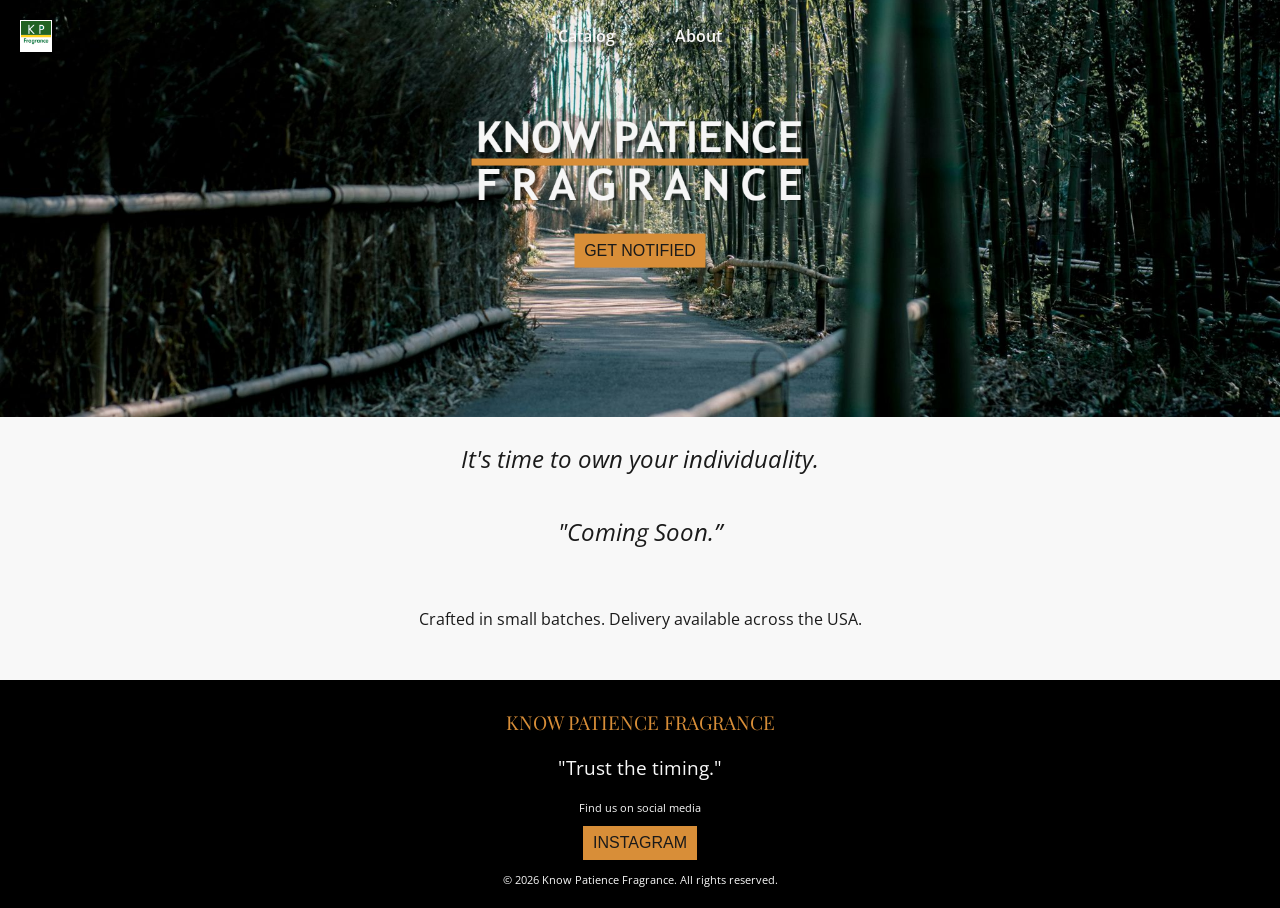
<file: index.html>
<!-- index.txt (renamed index.html) -->
<!DOCTYPE html>
<html lang="en">
<head>
  <meta charset="UTF-8" />
  <meta name="viewport" content="width=device-width, initial-scale=1.0" />
  <meta name="description"
        content="Know Patience Fragrance offers timelessly elegant fine fragrance." />
  <title>Know Patience Fragrance</title>
  <link rel="icon" href="images/Know Patience.png" type="image/png">
  <link href="https://fonts.googleapis.com/css2?family=Playfair+Display:wght@500;700&family=Open+Sans:wght@400;600&display=swap"
        rel="stylesheet" />

  <style>

@import "assets/base.css";

    body {
      margin: 0px;
      font-family: 'Open Sans', sans-serif;
      color: var(--charcoal);
      background-color: var(--cream);
    }
    
    header {
      padding: 20px 20px;
      text-align: center;
    }

    hr.thick {
      height: 8px;
      background-color: var(--accent);
      text-align: center;
      text-shadow: 3px 4px 4px rgba(0,0,0,1);
    }
    
    nav {
      display: flex;
      background: transparent;
      color: white;
      margin-bottom: -104px;
      padding: 10px;
      justify-content: center;
      align-items: center;
      position: sticky;
      top: 0;
      z-index: 1000;
      text-shadow: 3px 4px 4px rgba(0,0,0,1);
    }

    .nav-logo {
      position: absolute;
      left: 20px;
      top: 50%;
      transform: translateY(-50%);
      height: 30px;
      width: auto;
      border: 1px solid white;
    }

    nav.scrolled {
      background-color: var(--primary);      
      color: var(--charcoal);
      margin-bottom: -104px;
      padding: 10px;
      text-align: center;
      position: sticky;
      top: 0;
      z-index: 1000;
      text-shadow: 3px 4px 4px rgba(0,0,0,1);
      box-shadow: 0 3px 0px rgba(0,0,0,0.1);
   }

    .nav-a {
      margin: 0 15px;
      text-decoration: none;
      color: var(--cream);
      padding: 15px;
      font-weight: 600;
      font-size: 1rem;
    }

   .hero-container{
      position: relative;
      margin-top: 0em;
      overflow: hidden;
   
      .hero-image {
        height: 100%;
        width: 100%;
        position: relative;
        background-position: center;
        background-repeat: no-repeat;
        background-size: cover;
     }
     
     h1 {
        position: absolute;
        top: 45%;
        left: 50%;
        transform: translate(-50%, -50%);
        margin-bottom: 40px;
        color: var(--cream);
        text-shadow: 3px 4px 4px rgba(0,0,0,1);
        padding-left: 20px;
        padding-right: 20px;
        z-index: 1;
      }
      
   } 

    /* Styles for large mobile screens */
    @media (max-width: 768px) {
       body{
          display: flex;
          flex-direction: column;
          flex-wrap: wrap;
        }

     .hero-container{
        margin-top: -80px;
        height: 80vh;
        overflow: hidden;
      
        .hero-image {
            height: 100%;
            width: 100%;
            object-position: center;
            background-position: center;
            background-repeat: no-repeat;
            object-fit: cover;
        }
       
        h1 {
           position: absolute;
           top: 50%;
           left: 50%;
           font-size: 1.5rem;
           transform: translate(-50%, 0%);
           margin-bottom: 20px;
           color: var(--cream);
           text-shadow: 3px 4px 4px rgba(0,0,0,1);
           padding-left: 20px;
           padding-right: 20px;
        }
      }
    }
      
    /* Styles for small mobile screens */
    @media (max-width: 480px) {
      body{
         display: flex;
         flex-direction: column;
         flex-wrap: wrap;
       }
 
      .hero-container{
         margin-top: -80px;
         height: 60vh;
         overflow: hidden;       
     
        .hero-image {
          height: 100%;
          width: 100%;
          object-position: center;
          background-position: center;
          background-repeat: no-repeat;
          object-fit: cover;
         }
       
        h1 {
          position: absolute;
          top: 50%;
          left: 50%;
          font-size: 1.3rem;
          transform: translate(-50%, 0%);
          margin-bottom: 20px;
          color: var(--cream);
          text-shadow: 3px 4px 4px rgba(0,0,0,1);
          padding-left: 20px;
          padding-right: 20px;
        }
      }
    }

    h2 {
      font-size: 1.5rem;
      font-style: italic;
      text-align: center;
      font-weight: 400;
      margin-bottom: 40px;

    }

    .content-wrapper {
      flex: 1 0 auto;
      text-align: center;
    }

    .testimonial {
      font-size: 1.5rem;
      font-style: italic;
      margin-bottom: 40px;
      color: var(--charcoal);
      text-align: center;
    }

    .cta-button {
      background-color: var(--accent);
      color: var(--charcoal);
      padding: 8px 10px;
      font-size: 1rem;
      text-transform: uppercase;
      border: none;
      margin-top: 10px;
      margin-bottom: 10px;
      cursor: pointer;
      transition: background-color 0.3s ease;
    }

    .cta-button:hover {
      background-color: var(--highlight);
    }
	
    .socialmedia-button{
      background-color: var(--accent);
      color: var(--charcoal);
      padding: 8px 10px;
      font-size: 1rem;
      text-transform: uppercase;
      text-align: center;
      border: none;
      cursor: pointer;
      transition: background-color 0.3s ease;
    }
	
    .socialmedia-button:hover {
      background-color: var(--highlight);
    }

    .product-carousel {
      display: flex;
      overflow-x: auto;
      gap: 20px;
      padding: 20px;
      justify-content: center;
    }

    .product {
      flex: 0 0 auto;
      width: 200px;
      background-color: #fff;
      border-radius: 8px;
      padding: 20px;
      box-shadow: 0 2px 8px rgba(0,0,0,0.1);
      text-align: center;
      text-decoration: none;
    }

    .product img {
      width: 100%;
      border-radius: 4px;
      margin-bottom: 10px;
    }

    .product h3 {
      font-size: 1rem;
      margin: 0 0 10px;
      font-family: 'Playfair Display', serif;
      color: var(--charcoal);
      text-decoration: none;
    }

    .product p {
      font-size: 0.9rem;
      color: #555;
    }

        /* --- MODAL STYLES --- */
    .modal-overlay {
      position: fixed;
      top: 0;
      left: 0;
      width: 100%;
      height: 100%;
      background-color: rgba(0, 0, 0, 0.8);
      display: flex;
      justify-content: center;
      align-items: center;
      z-index: 9999;
      opacity: 0;
      visibility: hidden;
      transition: opacity 0.3s ease, visibility 0.3s ease;
    }

    .modal-overlay.active {
      opacity: 1;
      visibility: visible;
    }

    .modal-content {
      background-color: var(--cream);
      padding: 30px;
      border-radius: 12px;
      box-shadow: 0 5px 15px rgba(0, 0, 0, 0.3);
      width: 90%;
      max-width: 400px;
      position: relative;
      transform: translateY(-50px);
      transition: transform 0.3s ease;
    }
    .modal-overlay.active .modal-content {
        transform: translateY(0);
    }

    .close-button {
      position: absolute;
      top: 10px;
      right: 10px;
      background: none;
      border: none;
      font-size: 1.5rem;
      cursor: pointer;
      color: #555;
    }

    .form-input {
      width: 100%;
      padding: 12px;
      margin-bottom: 15px;
      border: 1px solid #ccc;
      border-radius: 6px;
      box-sizing: border-box;
      font-size: 1rem;
    }
    
    .form-message {
        min-height: 20px;
        margin-bottom: 15px;
        font-size: 0.9rem;
        color: var(--charcoal);
    }

    .form-submit-button {
        width: 100%;
        padding: 12px;
        font-size: 1.1rem;
        font-weight: 700;
        border: none;
        border-radius: 6px;
        cursor: pointer;
        transition: background-color 0.3s ease;
        background-color: var(--primary);
        color: var(--cream);
    }

    .form-submit-button:hover:not(:disabled) {
        background-color: #174d17;
    }
    .form-submit-button:disabled {
        background-color: #999;
        cursor: not-allowed;
    }

  </style>
</head>

<meta name="viewport"
   content="width=device-width, initial-scale=1.0" />
   
<body>

  <nav id="nav">
   <img src="images/Know Patience.png" alt="KP Fragrance" class="nav-logo"/>
   <a href="#" id="openInfoModal" class="nav-a">Catalog</a>
   <a href="about.html" class="nav-a">About</a>
<!--   <a href="contact.html" class="nav-a">Contact</a> /-->
  </nav>

 <div class="hero-container">
  <img src="images/KP_FRAG_HEAD_v2.jpg"
    alt="Know Patience Fragrance"
    class="hero-image" />

   <h1><img src="images/Text_Logo_v1.png" max width="70%" max height="auto" alt="KNOW PATIENCE FRAGRANCE"/><br>
      <a href="#" id="openInfoModal">
         <button class="cta-button">Get Notified</button>
      </a>
   </h1>
 </div>  
 
  <div class="content-wrapper">
     <h2>It's time to own your individuality.</h2> 
     <p class="testimonial">"Coming Soon.”</p>  
  </div>
<!--
    <a href="catalog.html">
      <button class="cta-button">Explore the Catalog</button>
    </a>
  </header>

  <section id="fragrance" style="padding:40px 20px;>

    <a href="catalog.html">
         <h2 style="color:var(--primary); margin-bottom:16px;text-decoration:none">Fragrance Collection</h2>
    </a>
    <div class="product-carousel">
      <div class="product">
        <h2><img src="LLN.jpg" alt="LLN"/></h2>
        <a href="product_1.html"><h3>La Lavonde Noir</h3></a>
        <p>Alluringly smooth lavender and spices.</p>
      </div>
      <div class="product">
        <img src="images/rose-absolute.jpg" alt="Rose Absolute" />
        <h3>Rose Absolute</h3>
        <p>Bold blooms for nonstop compliments.</p>
      </div>
      <div class="product">
        <img src="images/amber-fig.jpg" alt="Amber Fig" />
        <h3>Amber Fig</h3>
        <p>Warm spice that stays all day.</p>
      </div>
      <div class="product">
        <img src="images/citrus-noir.jpg" alt="Citrus Noir" />
        <h3>Citrus Noir</h3>
        <p>Bright top notes with a dark twist.</p>
      </div>
      <div class="product">
        <img src="images/santal-bloom.jpg" alt="Santal Bloom" />
        <h3>Santal Bloom</h3>
        <p>Creamy sandalwood meets green florals.</p>
      </div>
      <div class="product">
        <img src="images/discovery-set.jpg" alt="Discovery Set" />
        <h3>Discovery Set</h3>
        <p>Select the perfect trio or quintet of 2 ml samples.</p>
      </div>
    </div>
-->
  </section>

    <p style="margin-bottom:30px; padding: 20px; text-align:center;">Crafted in small batches. Delivery available across the USA.</p>

<!--
  <section id="style" style="padding:40px 20px; text-align:center;">

    <h2 style="color:var(--primary); margin-bottom:16px;">Style, Made Just for You</h2>
    <p>No logos. No compromises. Our bespoke military-inspired office wear is tailored to your form and your vision of elegance.</p>

  </section>
-->
  </div>
  </div>

  <footer>
    <p>KNOW PATIENCE FRAGRANCE</p>
    <p style="color:var(--cream); font-family:'Open Sans', sans-serif; font-size:1.2rem;">"Trust the timing."</p>
    <p>Find us on social media</p>
	<!--
	<a href="https://www.facebook.com/knowpatiencefragrance">
	  <button class="socialmedia-button">Facebook</button>
	</a>
	-->
	  <a href="https://www.instagram.com/knowpatiencefragrance">
        <button class="socialmedia-button">Instagram</button>
    </a>

    <p>&copy; 2026 Know Patience Fragrance. All rights reserved.</p>
  </footer>

</body>

  <!-- REQUEST INFO MODAL DIALOG -->
    <div id="infoModal" class="modal-overlay" role="dialog" aria-modal="true" aria-labelledby="modal-title">
        
        <div class="modal-content">
            
            <!-- Close button -->
            <button id="closeInfoModal" class="close-button" aria-label="Close dialog">
                &times;
            </button>

            <h3 id="modal-title" style="font-family: 'Playfair Display', serif; font-size: 1.8rem; color: var(--primary); margin-bottom: 15px; text-align: center;">Get in the know</h3>
            <p id="form-message" class="form-message" style="text-align: center; color: var(--charcoal);">
                Enter your name and email, we'll contact you when new additions to the catalog are available.
            </p>

            <form id="infoRequestForm">
                
                <div>
                    <label for="name" style="display: none;">First Name</label>
                    <input type="name" id="name" name="name" required placeholder="First name"
                           class="form-input" aria-describedby="form-message">
                    <label for="email" style="display: none;">Email Address</label>
                    <input type="email" id="email" name="email" required placeholder="name@example.com"
                           class="form-input" aria-describedby="form-message">
                </div>
                
                <button type="submit" id="submitButton" class="form-submit-button">
                    Submit
                </button>
            </form>

        </div>
    </div>
    <!-- END MODAL DIALOG -->

    <script>
    
        // Navbar changes
              const nav = document.querySelector("nav");
      const nav_a = document.querySelectorAll(".nav-a");

      // Listen for the scroll event
      window.addEventListener('scroll', function() {

      // Check if the scroll position is greater than a certain threshold (e.g., 50px)
      if (window.scrollY > 20) {
         nav.classList.add("scrolled"); // Add the 'scrolled' class
       } else {
        nav.classList.remove("scrolled"); // Remove the 'scrolled' class
       }
      });

        // Check if the scroll position is greater than a certain threshold (e.g., 50px)
        /*

      nav_a.forEach(link => {
        if (window.scrollY > 20) {
         link.classlist.add("active"); // Add the 'active' class
       } else {
        link.classList.remove("active"); // Remove the 'active' class     
       }
      });
    });

       */
        // --- GOOGLE FORM CONFIGURATION (MUST BE UPDATED BY USER) ---
        /*
        * CRITICAL SETUP NOTE:
        * 1. Create a Google Form with one required 'Email Address' field.
        * 2. GOOGLE_FORM_URL: Get the submission endpoint URL from the form's "Send" -> "Embed HTML" action.
        * 3. EMAIL_FIELD_ID: Get the unique entry ID (e.g., 'entry.123456789') by using the "Get pre-filled link" feature.
        */
        const GOOGLE_FORM_URL = 'https://docs.google.com/forms/d/e/1FAIpQLSe69znRk_ATXTnfDn_IuGZRhLjDVGt9VeOgm_jaS5AGX_RJDQ/formResponse';
        const NAME_FIELD_ID = 'entry.2144683837';
        const EMAIL_FIELD_ID = 'entry.612891297'; // e.g., 'entry.123456789'
        // -----------------------------------------------------------------

        const modal = document.getElementById('infoModal');
        const openButtons = document.querySelectorAll('#openInfoModal, #openInfoModalHero');
        const closeButton = document.getElementById('closeInfoModal');
        const form = document.getElementById('infoRequestForm');
        const formMessage = document.getElementById('form-message');
        const submitButton = document.getElementById('submitButton');
        const initialMessage = 'Enter your name and email, we\'ll contact you when new additions to the catalog are available.';

        /** Toggles the visibility and accessibility of the modal. */
        function toggleModal(show) {
            if (show) {
                modal.classList.add('active');
                // Reset form state on open
                formMessage.textContent = initialMessage;
                formMessage.style.color = 'var(--charcoal)';
                form.reset();
                submitButton.disabled = false;
                submitButton.textContent = 'Submit Request';
                submitButton.style.backgroundColor = 'var(--primary)';
            } else {
                modal.classList.remove('active');
            }
        }

        // --- Event Listeners for UI ---
        openButtons.forEach(button => {
            button.addEventListener('click', () => toggleModal(true));
        });

        closeButton.addEventListener('click', () => toggleModal(false));
        
        // Close modal when clicking the overlay backdrop
        modal.addEventListener('click', (e) => {
            if (e.target.id === 'sampleModal') {
                toggleModal(false);
            }
        });

        // --- Backend Mechanism: Form Submission Handler ---
        form.addEventListener('submit', async (event) => {
            event.preventDefault();

            const nameInput = document.getElementById('name');
            const name = nameInput.value;
            const emailInput = document.getElementById('email');
            const email = emailInput.value;
            
            if (!email || !email.includes('@') || !email.includes('.')) {
                formMessage.style.color = 'red';
                formMessage.textContent = 'Please enter a valid email address.';
                return;
            }

            if (GOOGLE_FORM_URL.includes('YOUR_FORM_ID') || EMAIL_FIELD_ID.includes('YOUR_EMAIL_FIELD_ID')) {
                console.error("Configuration Error: Please update GOOGLE_FORM_URL and EMAIL_FIELD_ID in the script.");
                formMessage.style.color = 'red';
                formMessage.textContent = 'Configuration Error: Please update the Google Form variables in the script.';
                return;
            }


            // Start loading state
            submitButton.disabled = true;
            submitButton.textContent = 'Sending...';
            submitButton.style.backgroundColor = '#4d844d'; /* darker shade for loading */
            formMessage.style.color = 'var(--primary)';
            formMessage.textContent = 'Submitting your request...';

            // Prepare form data for Google Form endpoint
            const formData = new FormData();
            formData.append(NAME_FIELD_ID, name);
            formData.append(EMAIL_FIELD_ID, email);

            try {
                // Post data to Google Form. 'no-cors' mode is required.
                const response = await fetch(GOOGLE_FORM_URL, {
                    method: 'POST',
                    body: formData,
                    mode: 'no-cors', 
                });

                // Assume success if no network error occurred (due to 'no-cors' mode)
                formMessage.style.color = 'var(--primary)';
                formMessage.textContent = 'Thank you! Your request has been recorded.';
                form.reset();

                submitButton.textContent = 'Request Sent!';
                submitButton.style.backgroundColor = 'var(--primary)';
                
                // Keep the button disabled after success
                
                // Close the modal after a short delay
                setTimeout(() => toggleModal(false), 2500);

            } catch (error) {
                console.error('Submission Error:', error);
                formMessage.style.color = 'red';
                formMessage.textContent = 'An error occurred. Please try again.';
                
                submitButton.disabled = false;
                submitButton.textContent = 'Try Again';
                submitButton.style.backgroundColor = 'var(--primary)';
            }
        });
    </script>

</html>
</file>
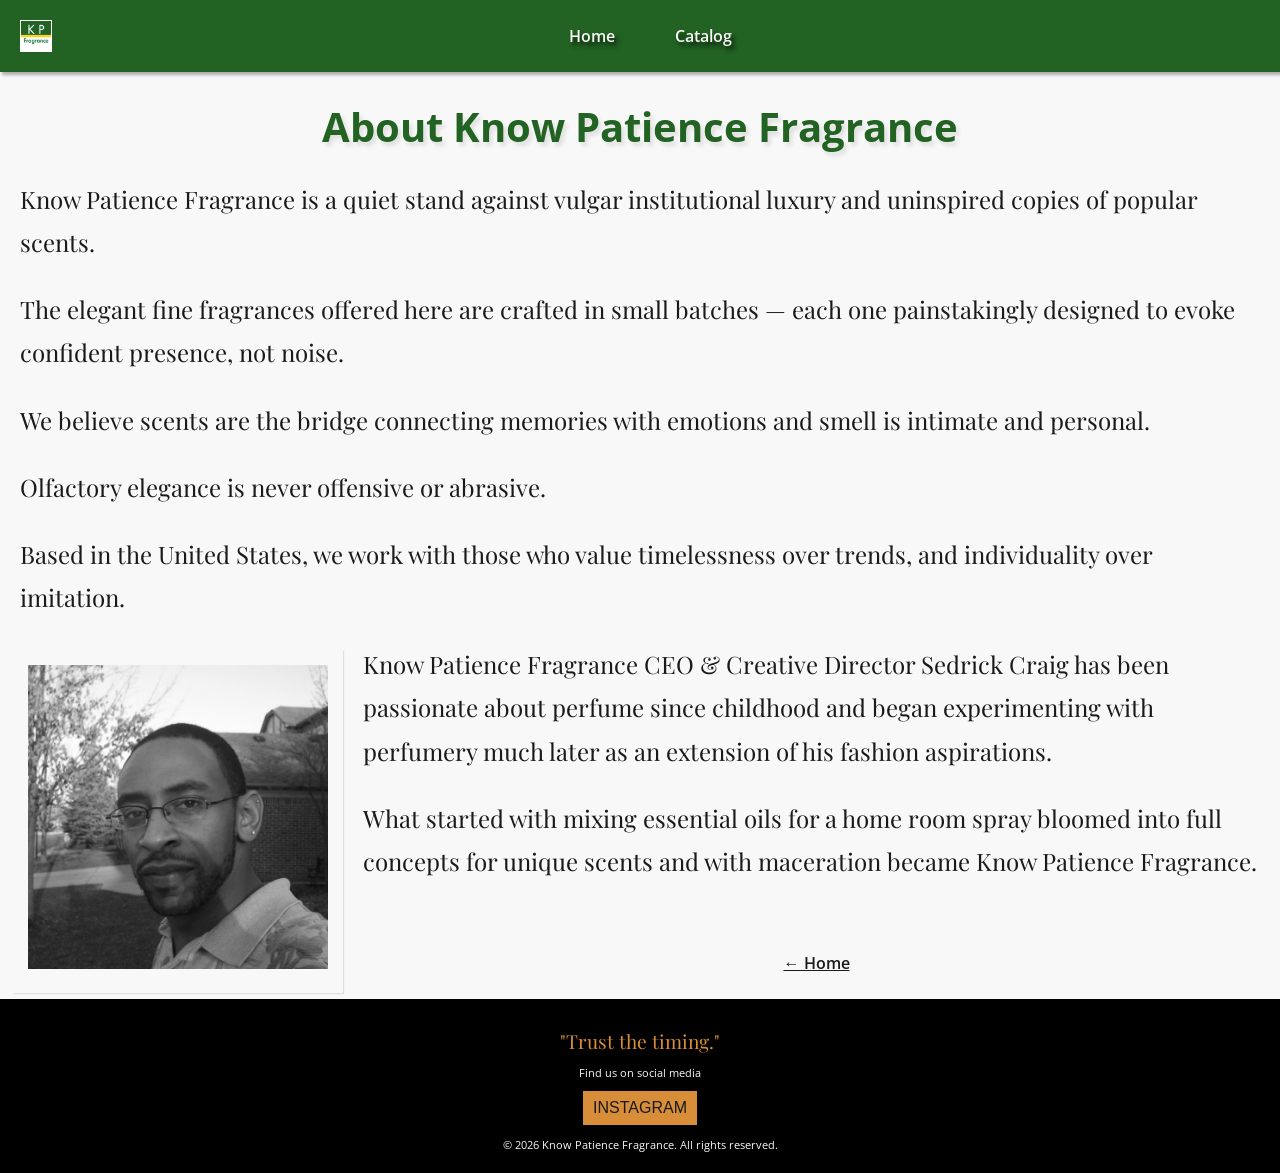
<file: about.html>
<!DOCTYPE html>
<html lang="en">
<head>
  <meta charset="UTF-8" />
  <meta name="viewport" content="width=device-width, initial-scale=1.0" />
  <meta name="description" content="About Know Patience Fragrance – A quiet rebellion against mass-produced luxury perfume." />
  <title>About Know Patience Fragrance</title>
  <link rel="icon" href="images/Know Patience.png" type="image/png">
  <link href="https://fonts.googleapis.com/css2?family=Playfair+Display:wght@500;700&family=Open+Sans:wght@400;600&display=swap"
	  	rel="stylesheet" />
  <style>

@import "assets/base.css";

    body {
      margin: 0;
      font-family: 'Open Sans', sans-serif;
      color: var(--charcoal);
      background-color: var(--cream);
      background-size: cover;
    }

    h1 {
      margin-bottom: 0px;
      color: var(--primary);
      text-shadow: 3px 4px 4px rgba(0,0,0,0.1);
      padding-left: 20px;
      padding-right: 20px;
    }

    .content p {
     font-family: 'Playfair Display', serif;
     font-size: 1.5rem;
     color: var(--charcoal);
     padding-left: 20px;
     padding-right: 20px;
    }

    .content-image{
      background-image: url('images/KP_FRAG_HEAD_v2.jpg');
      opacity: 0.8;
      margin: 0 auto;
      width: 100%;
      background-position: center;
      border-radius: 8px;
    }
    
    .content-wrapper {
      max-width: 100%;
      margin-bottom: 10px;
      font-size: 1.1rem;
      line-height: 1.8;
      background-repeat: no-repeat;
    }

    .ceo-container{
      width: 100%;
      height: auto;
      margin: 10px 0px;
    }
    
    .ceo-text{
      font-family: 'Playfair Display', serif;
      font-size: 1.5rem;
      color: var(--charcoal);
      padding-left: 20px;
      padding-right: 20px;
      padding-bottom: 20px;
    }

    .ceo-image{
      padding: 15px;
      display: block; 
      float: left;
      box-shadow: 1px 1px 1px rgba(0, 0, 0, 0.1);
      margin: 7px 20px 5px 13px;
    }

    .back-link {
      text-align: center;
      padding: 10px;
    }

    .back-link a {
      color: var(--gold);
      font-weight: 600;
      text-decoration: underline;
      font-size: 1rem;
    }

  </style>
</head>

<body>

  <div class="nav">
    <img src="images/Know Patience.png" alt="KP Fragrance" class="nav-logo"/>
    <a href="index.html" class="nav-a">Home</a>
    <a href="index.html" class="nav-a">Catalog</a>
  </div>

  <h1>About Know Patience Fragrance</h1>

  <div class="content-wrapper">
    <div class="content p">
      <p>Know Patience Fragrance is a quiet stand against vulgar institutional luxury and uninspired copies of popular scents.</p>
      <p>The elegant fine fragrances offered here are crafted in small batches — each one painstakingly designed to evoke confident presence, not noise.</p>
      <p>We believe scents are the bridge connecting memories with emotions and smell is intimate and personal. </p>
      <p>Olfactory elegance is never offensive or abrasive.</p>
      <p>Based in the United States, we work with those who value timelessness over trends, and individuality over imitation.</p>
    </div>
    <div class="ceo-container">
       <div class="ceo-image"><img src="images/KP_FRAG_CEO.jpg" width="300"
      alt="Know Patience Fragrance CEO" />
       </div>

       <div class="ceo-text">
          Know Patience Fragrance CEO & Creative Director Sedrick Craig has been passionate about perfume since childhood and began experimenting with perfumery much later as an extension of his fashion aspirations.
          <p>What started with mixing essential oils for a home room spray bloomed into full concepts for unique scents and with maceration became Know Patience Fragrance.</p>
      </div>
    </div>
      <div class="back-link">
        <a href="index.html">← Home</a>
      </div>
  </div>



  <footer>
    <p>"Trust the timing."</p>
    <p>Find us on social media</p>
	<!--

	<a href="https://www.facebook.com/knowpatiencefragrance">
	  <button class="socialmedia-button">Facebook</button>
	</a>
	-->
	  <a href="https://www.instagram.com/knowpatiencefragrance">
        <button class="socialmedia-button">Instagram</button>
    </a>
    <p>&copy; 2026 Know Patience Fragrance. All rights reserved.</p>
  </footer>

  
</body>
</html>
</file>
